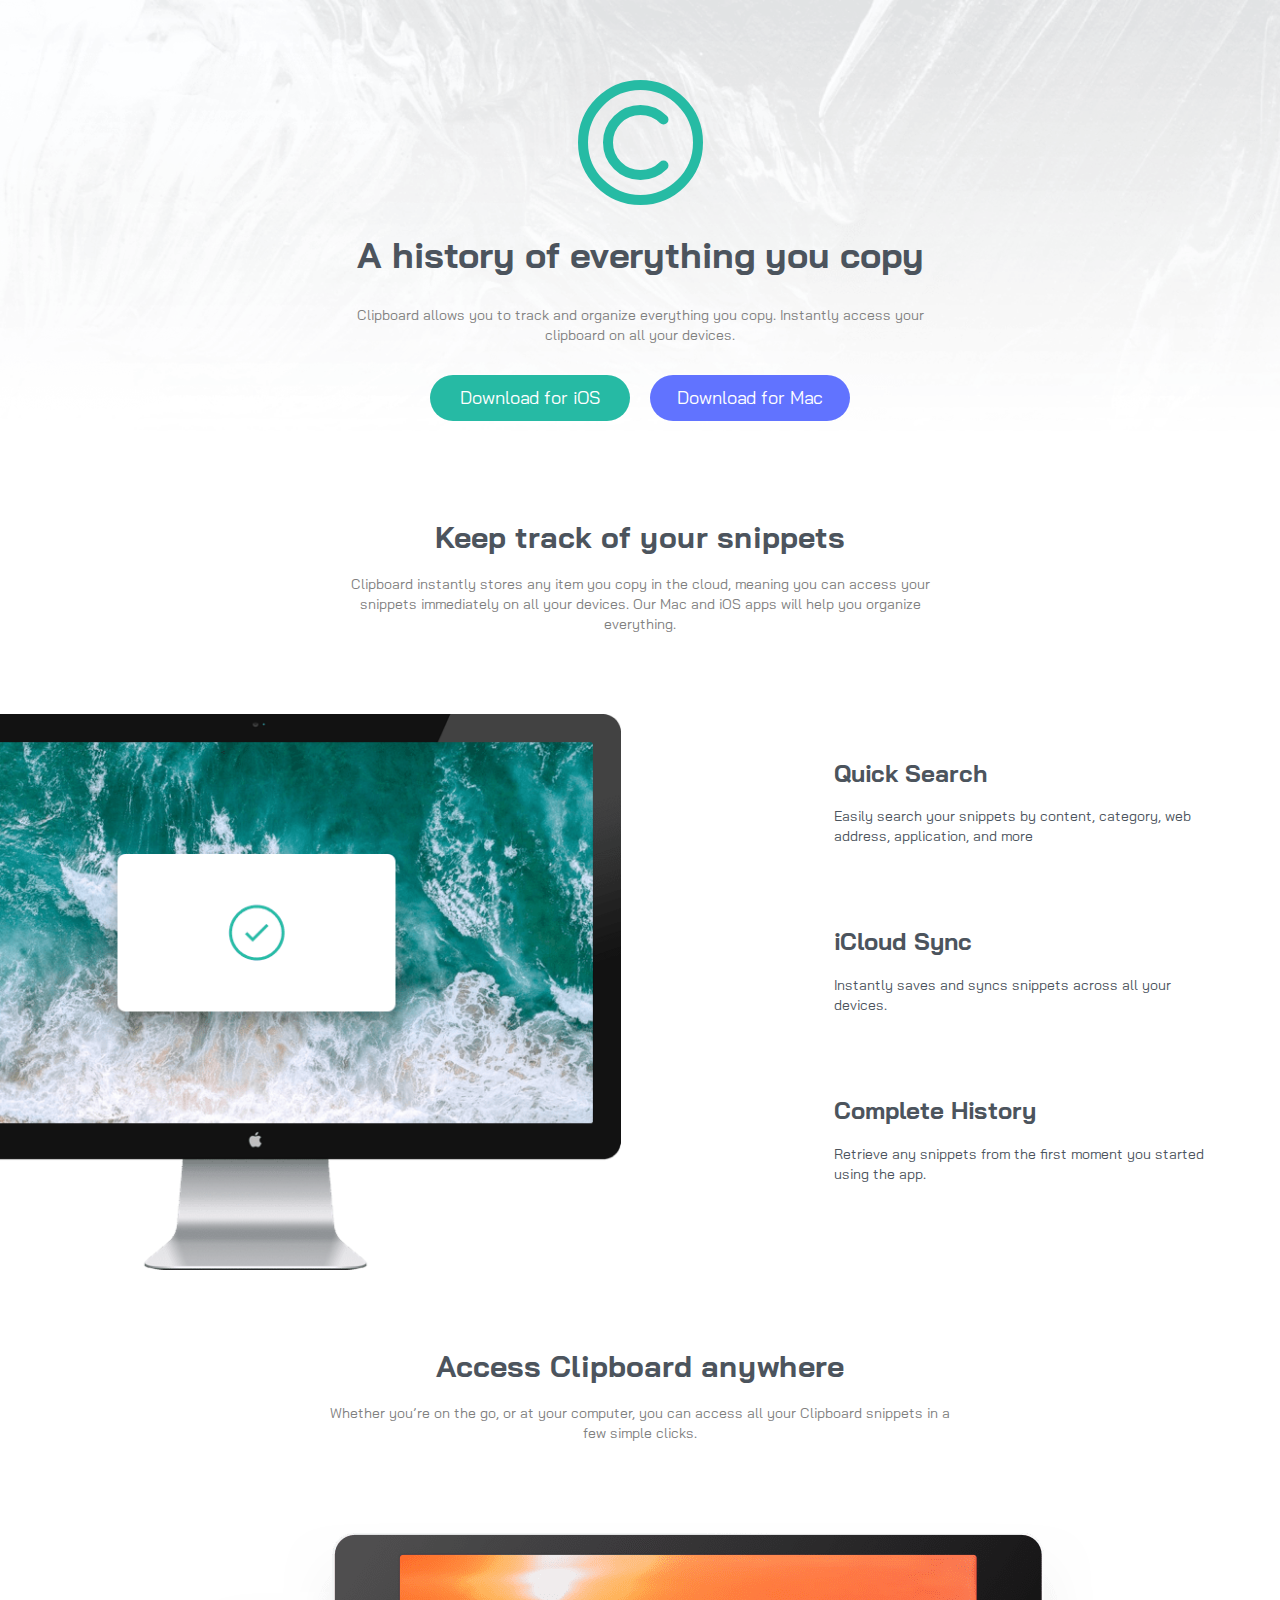
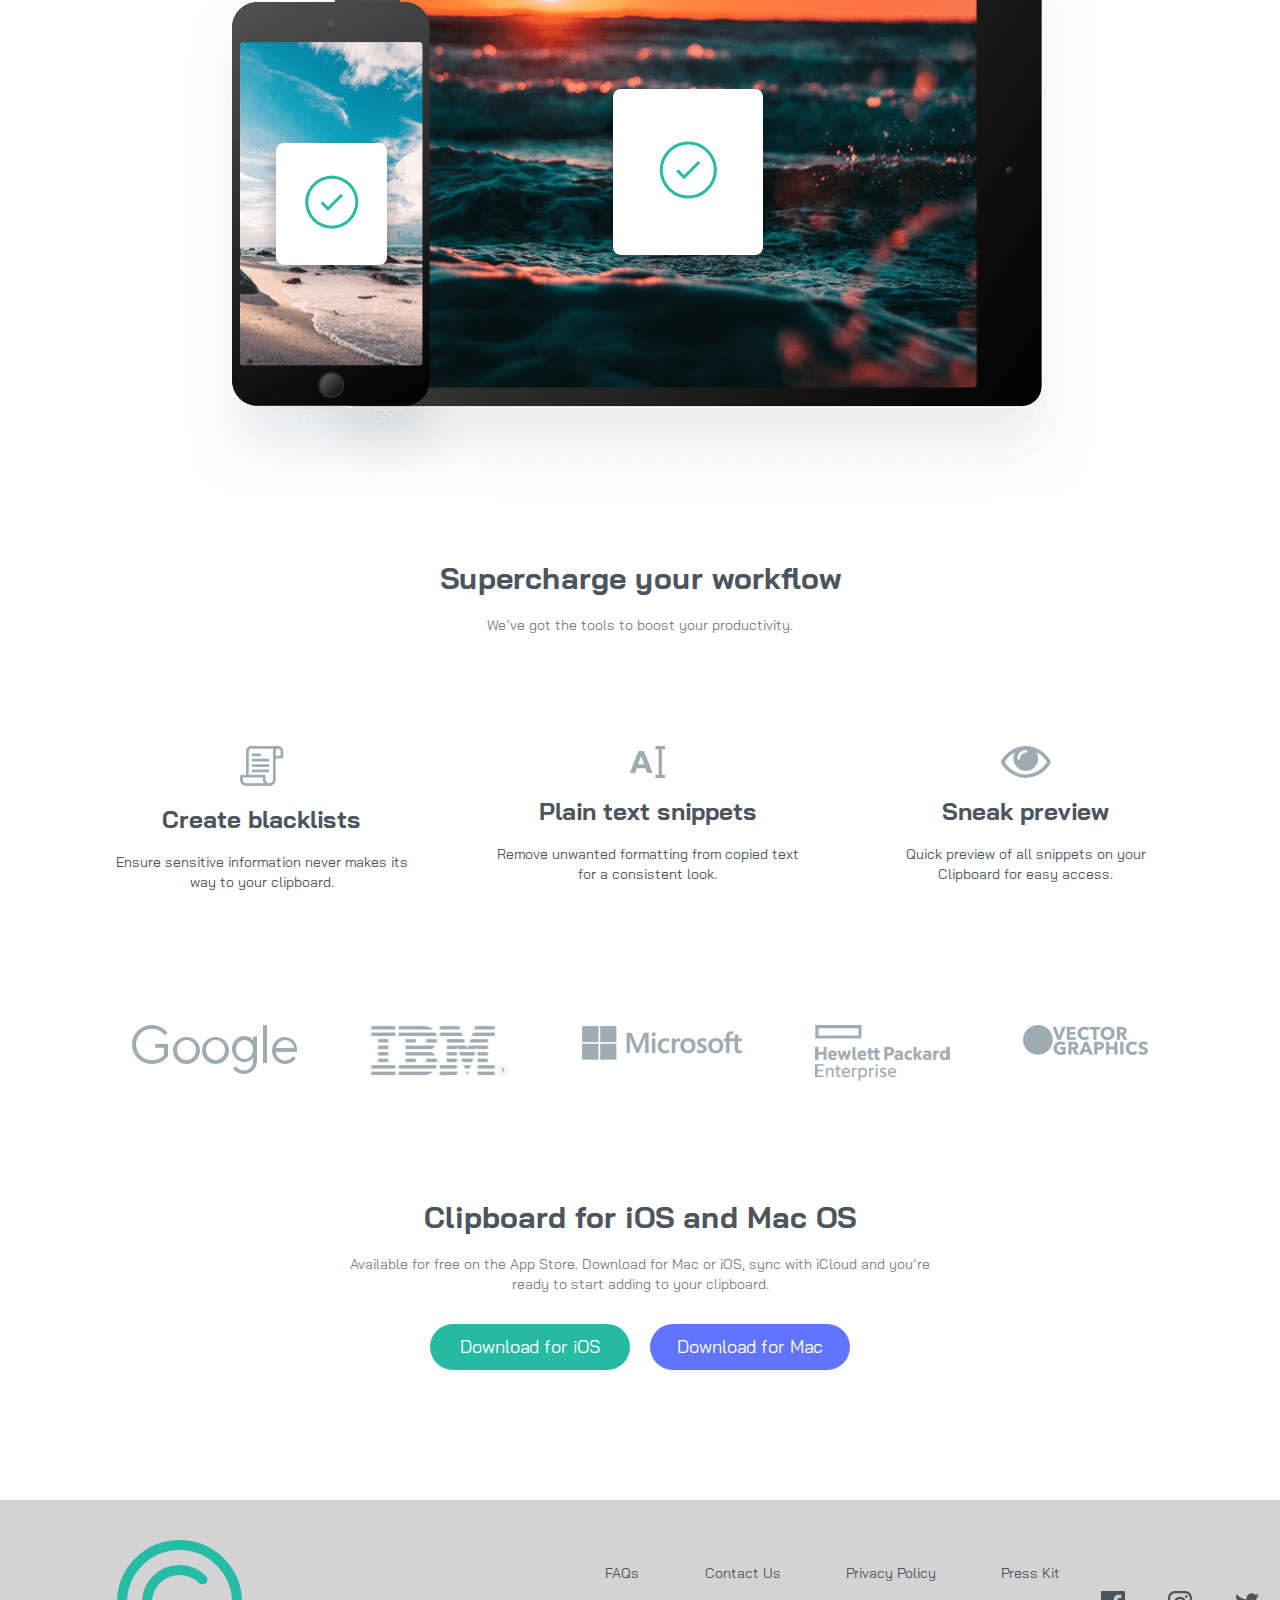
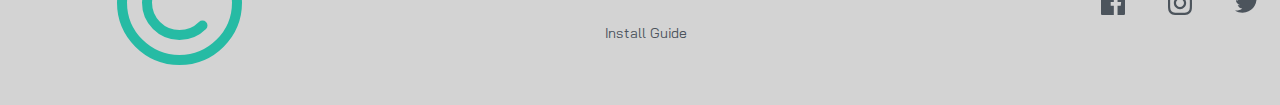
<file: clipboard-landing-page/index.html>
<!DOCTYPE html>
<html lang="en">
<head>
  <meta charset="UTF-8">
  <meta name="viewport" content="width=device-width, initial-scale=1.0"> <!-- displays site properly based on user's device -->

  <link rel="icon" type="image/png" sizes="32x32" href="./images/favicon-32x32.png">
  <link rel="stylesheet" href="https://maxcdn.bootstrapcdn.com/bootstrap/3.4.1/css/bootstrap.min.css">
  <link rel="stylesheet" type = "text/css" href = "css/styles.css" />
  <link href="https://fonts.googleapis.com/css?family=Bai+Jamjuree&display=swap" rel="stylesheet">
  <title>Frontend Mentor | Clipboard landing page</title>

  <style>
    .attribution { font-size: 11px; text-align: center; }
    .attribution a { color: hsl(228, 45%, 44%); }
  </style>
</head>
<body>
  <header class = "head">
    <div class = "logo-holders">
      <img src = "./images/logo.svg" />
    </div>
    <div class = "text-holder">
      <h1>A history of everything you copy</h1>
      <p>
        Clipboard allows you to track and organize everything you
        copy. Instantly access your clipboard on all your devices.
      </p>
    </div>
    <div class = "top-button-holder">
      <button class = "btn btn-lg ios">Download for iOS</button>
      <button class = "btn btn-lg mac">Download for Mac</button>
    </div>
  </header>
  <section class = "snippets">
    <div class = "text-holder">
      <h2>Keep track of your snippets</h2>
      <p>
        Clipboard instantly stores any item you copy in the cloud,
        meaning you can access your snippets immediately on all your
        devices. Our Mac and iOS apps will help you organize everything.
      </p>
    </div>
  </section>
  <section class = "middle">
    <div class = "img-holder image-wrapper">
      <img src = "./images/image-computer.png" id = "clip" />
    </div>
    <div class = "text-middle">
      <div class = "content">
        <h3>Quick Search</h3>
        <p>
          Easily search your snippets by content, category, web address, application, and more
        </p>
      </div>
      <div class = "content">
        <h3>iCloud Sync</h3>
        <p>
          Instantly saves and syncs snippets across all your devices.
        </p>

      </div>
      <div class = "content">
        <h3>Complete History</h3>
        <p>
          Retrieve any snippets from the first moment you started using the app.
        </p>
      </div>
    </div>
  </section>
  <section class = "access">
    <div class = "text-holder">
      <h2>Access Clipboard anywhere</h2>
      <p>
        Whether you’re on the go, or at your computer, you can access all your Clipboard
        snippets in a few simple clicks.
      </p>
    </div>
  </section>
<section class = "mobile-img">
  <div>
    <img src = "./images/image-devices.png" id = "devices"/>
  </div>

</section>

<section class = "super">
  <div class = "text-holder">
    <h2>  Supercharge your workflow</h2>
    <p>
      We’ve got the tools to boost your productivity.
    </p>
  </div>
</section>
<section class = "con">
  <div class = "container">
    <div class = "box-content">
      <img src = "./images/icon-blacklist.svg" />
      <h3>Create blacklists</h3>
      <p>
        Ensure sensitive information never makes its way to your clipboard.
      </p>
    </div>
    <div class = "box-content">
      <img src = "./images/icon-text.svg" />
      <h3>Plain text snippets</h3>
      <p>
        Remove unwanted formatting from copied text for a consistent look.
      </p>
    </div>
    <div class = "box-content">
      <img src = "./images/icon-preview.svg" />
      <h3>Sneak preview</h3>
      <p>
        Quick preview of all snippets on your Clipboard for easy access.
      </p>
    </div>
  </div>
</section>
<section class = "logo-content">
  <div class = "logo-holder">
    <div class = "logo">
      <img src = "./images/logo-google.png" />
    </div>
    <div class = "logo">
      <img src = "./images/logo-ibm.png" />
    </div>
    <div class = "logo">
      <img src = "./images/logo-microsoft.png" />
    </div>
    <div class = "logo">
      <img src = "./images/logo-hp.png" />
    </div>
    <div class = "logo">
      <img src = "./images/logo-vector-graphics.png" />
    </div>
  </div>
</section>
<section class = "bottom-area">
  <div class =  "text-holder">
    <h2>Clipboard for iOS and Mac OS</h2>
    <p>
      Available for free on the App Store. Download for Mac or iOS, sync with iCloud
      and you’re ready to start adding to your clipboard.
    </p>
  </div>
  <div class = "top-button-holder">
    <button class = "btn btn-lg ios">Download for iOS</button>
    <button class = "btn btn-lg mac">Download for Mac</button>
  </div>
</section>
<section class = "foot2">
  <div class = "foot">
    <div class = "logo-hold-bottom">
      <img src = "./images/logo.svg" id = "foot-logo" />
    </div>

    <div class = "footer-logo-holder">
      <div class = "menu-item">
        <a href = "#">FAQs</a>
        <a href = "#">Contact Us</a>
        <a href = "#">Privacy Policy</a>
        <a href = "#">Press Kit</a>
        <a href = "#">  Install Guide</a>
      </div>
    </div>
    <div class = "social-media-logo">
      <img src = "./images/icon-facebook.svg" />
      <img src = "./images/icon-instagram.svg" />
      <img src = "./images/icon-twitter.svg" />
    </div>
  </div>

</section>







  <!-- <footer>
    <p class="attribution">
      Challenge by <a href="https://www.frontendmentor.io?ref=challenge" target="_blank">Frontend Mentor</a>.
      Coded by <a href="#">Your Name Here</a>.
    </p>
  </footer> -->
</body>
</html>
</file>
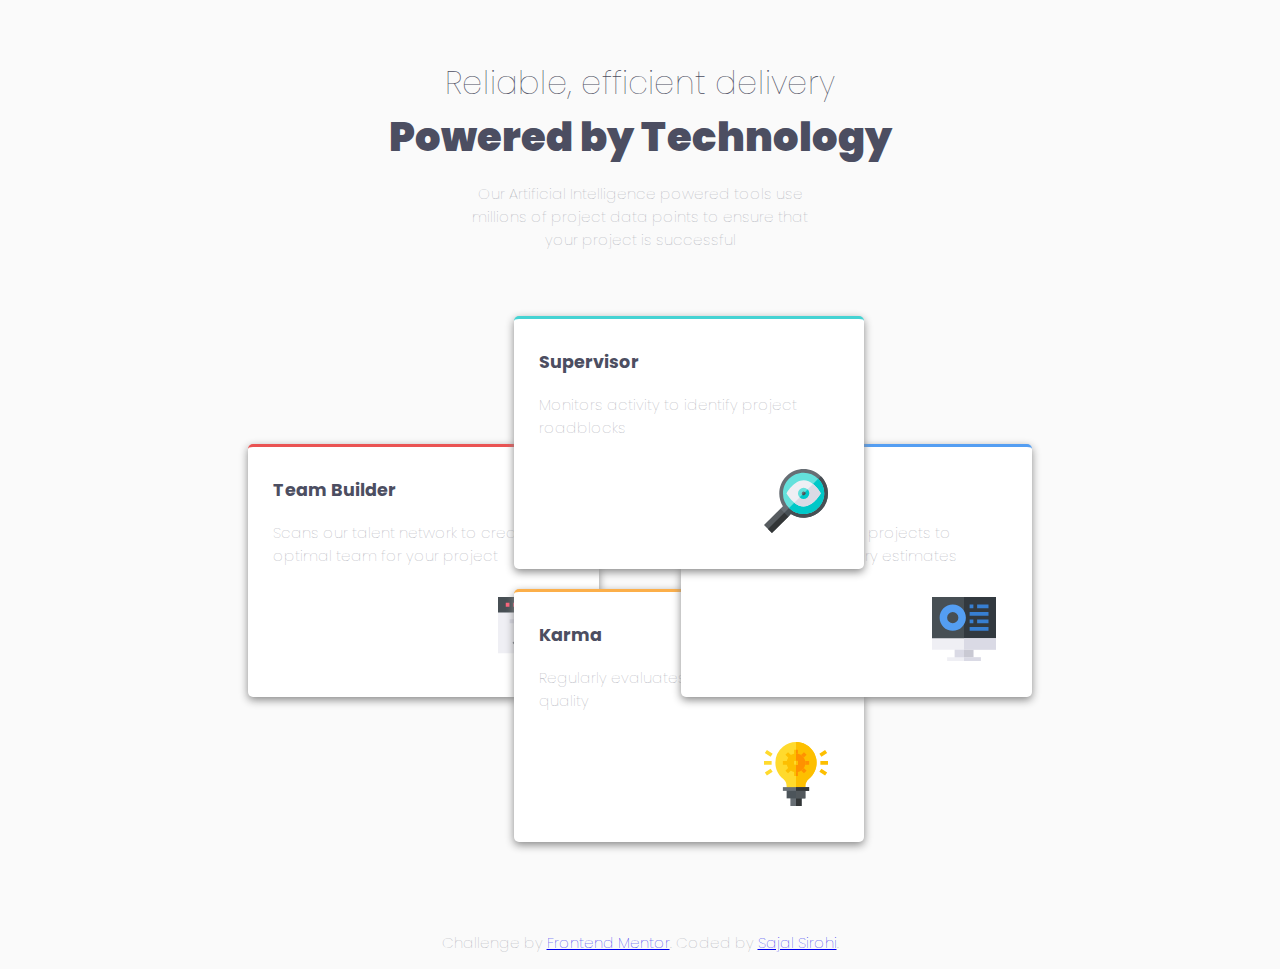
<file: four_card_section/index.html>
<!DOCTYPE html>
<html lang="en">
<head>
  <meta charset="UTF-8">
  <meta name="viewport" content="width=device-width, initial-scale=1.0"> <!-- displays site properly based on user's device -->

  <link rel="icon" type="image/png" sizes="32x32" href="/images/favicon-32x32.png">
  <link rel="stylesheet" href="css/style.css" type="text/css">
  <link href="https://fonts.googleapis.com/css?family=Poppins&display=swap" rel="stylesheet">
  <title>Project | Four card feature section</title>

  <!-- Feel free to remove these styles or customise in your own stylesheet 👍 -->
</head>
<body>
  <section class = "header">
    <h1>Reliable, efficient delivery</h1>
    <h1 class = "title-h1">Powered by Technology</h1>

    <p id = "para">Our Artificial Intelligence powered tools use millions of project data points
    to ensure that your project is successful</p>

  </section>

  <section class = "content">

  <div class = "card supervisor">
    <h3>Supervisor</h3>
    <p>Monitors activity to identify project roadblocks</p>
    <img src = "images/icon-supervisor.svg"/>
  </div>

  <div class = "card team-builder">
    <h3>Team Builder</h3>
    <p>Scans our talent network to create the optimal team for your project</p>
    <img src = "images/icon-team-builder.svg"/>
  </div>

  <div class = "card karma">
    <h3>Karma</h3>
    <p>Regularly evaluates our talent to ensure quality</p>
    <img src = "images/icon-karma.svg"/>
  </div>

  <div class = "card calculator">
    <h3>Calculator</h3>
    <p>Uses data from past projects to provide better delivery estimates</p>
    <img src = "images/icon-calculator.svg"/>
  </div>

</section>


  <footer>
    <p class="attribution">
      Challenge by <a href="https://www.frontendmentor.io?ref=challenge" target="_blank">Frontend Mentor</a>.
      Coded by <a href="#">Sajal Sirohi</a>.
    </p>
  </footer>
</body>
</html>
</file>
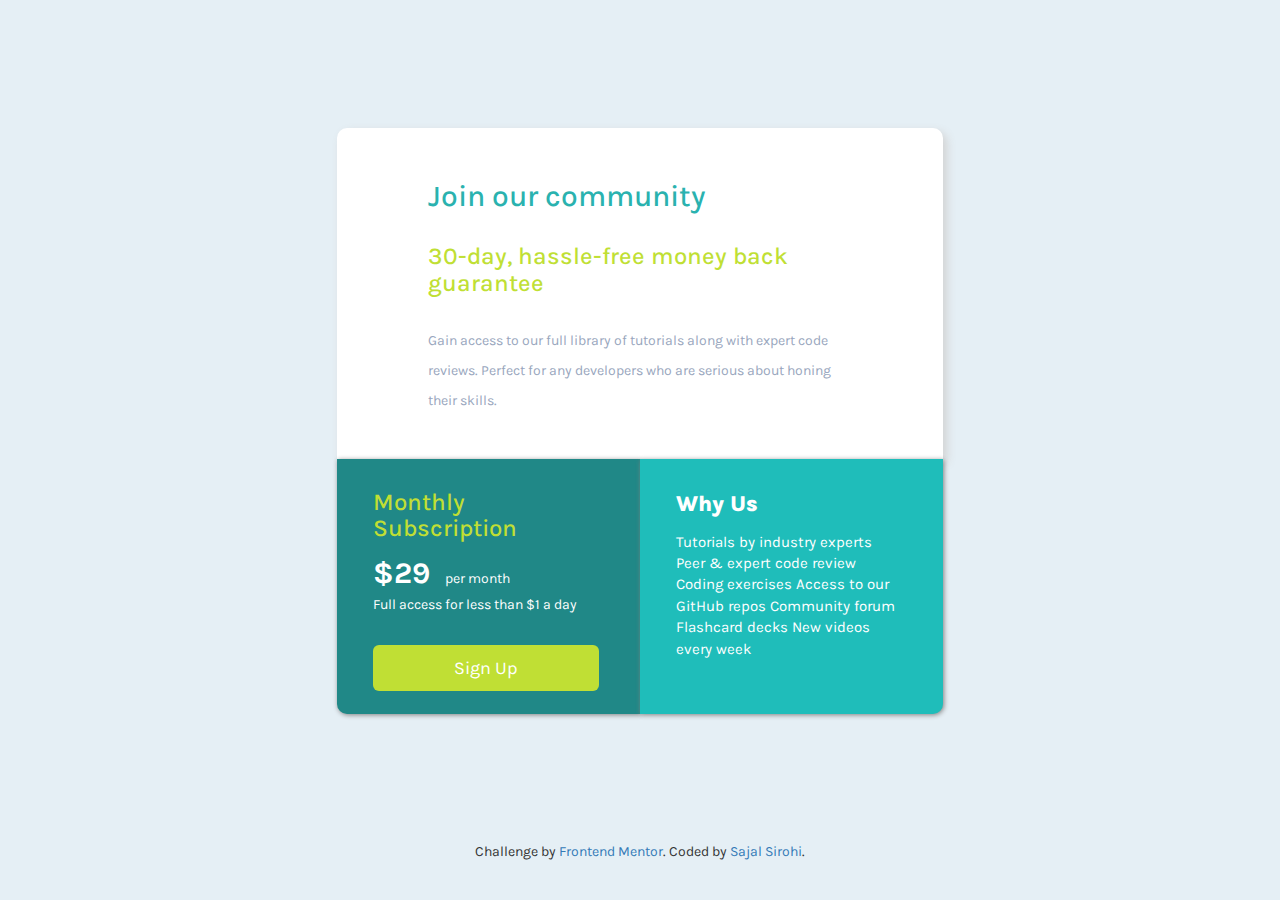
<file: single_price_component/index.html>
<!DOCTYPE html>
<html lang="en">
<head>
  <meta charset="UTF-8">
  <meta name="viewport" content="width=device-width, initial-scale=1.0"> <!-- displays site properly based on user's device -->
  <link rel="icon" type="image/png" sizes="32x32" href="./images/favicon-32x32.png">
  <link rel="stylesheet" href="https://stackpath.bootstrapcdn.com/bootstrap/3.4.1/css/bootstrap.min.css" integrity="sha384-HSMxcRTRxnN+Bdg0JdbxYKrThecOKuH5zCYotlSAcp1+c8xmyTe9GYg1l9a69psu" crossorigin="anonymous">
  <link rel="stylesheet" href="css/styles.css" type="text/css">
  <link href="https://fonts.googleapis.com/css?family=Karla&display=swap" rel="stylesheet">
  <title>Frontend Mentor | Single Price Grid Component</title>
</head>

<body>
  <div class = "content">

    <div class = "row">
      <div class = "top col-lg-12">
        <h2 id = "join-community-text">Join our community</h2>

        <h3 class = "deletethis">30-day, hassle-free money back guarantee</h3>

        <p id = "para">Gain access to our full library of tutorials along with expert code reviews.
        Perfect for any developers who are serious about honing their skills.</p>
      </div>
    </div>

       <div class = "row">
         <div class = "b col-lg-6 col-sm-12">
           <h3 id = "monthly">Monthly Subscription</h3>

           <p>
             <span class = "dollar">&dollar;29</span> per month
           </p>

           <p id = "matter">
             Full access for less than &dollar;1 a day
           </p>
           <button class = "btn btn-lg">Sign Up</button>
         </div>
         <div class = "b2 col-lg-6 col-sm-12">
           <span class = "why-us">Why Us</span>
           <p id = "bottom-text">Tutorials by industry experts
           Peer &amp; expert code review
           Coding exercises
           Access to our GitHub repos
           Community forum
           Flashcard decks
           New videos every week</p>
       </div>
     </div>
  </div>

  <footer>
    <p class="attribution">
      Challenge by <a href="https://www.frontendmentor.io?ref=challenge" target="_blank">Frontend Mentor</a>.
      Coded by <a href="#">Sajal Sirohi</a>.
    </p>
  </footer>
</body>
</html>
</file>
<file: clipboard-landing-page/css/styles.css>
body{
  font-family: 'Bai Jamjuree', sans-serif;
  color: hsl(210, 10%, 33%);
}

h1, h2, h3{
  color : hsl(210, 10%, 33%);
  font-weight: bold;
  margin-bottom: 2rem;
}

.head{
  text-align: center;
  padding-top: 8rem;
  background: url(../images/bg-header-desktop.png) no-repeat;
  background-size: cover;
}

.text-holder{
  max-width : 640px;
  margin-left: auto;
  margin-right: auto;
  color: grey;
  padding : 0 10px;
  margin-top : 3rem;
  text-align: center;
}

.text-holder h1{
  margin-bottom: 3rem;
}

.snippets{
  margin : 8rem 0;
}
.top-button-holder{
  display : flex;
  justify-content: center;
  flex-wrap: wrap;
}

.btn{
  margin: 2rem 1rem;
  border-radius: 50px;
  min-width: 200px;
}

.ios{
  background-color: hsl(171, 66%, 44%);
  color : white;
}

.mac{
  background-color: hsl(233, 100%, 69%);
  color : white;
}

.middle{
  display : flex;
}

.text-middle{
  display : flex;
  padding : 0 0 5rem 0;
  flex-direction: column;
  justify-content: space-around;
  position: relative;
  left:8%;
  margin-right: 16rem;
}

.content{
  max-width: 400px;
}

.img-holder{
  display : flex;
  align-items: center;
}

.access{
  margin : 8rem 0;
}

.mobile-img{
  text-align: center;
}

.super{
  margin : 5% 0;
}

.box-content{
  text-align: center;
}

.container{
  display : flex;
  justify-content: center;
}

.box-content{
  margin : 1% 3%;
}

.con{
  margin : 10rem 0;
}


.logo-holder{
  display : flex;
  justify-content: space-between;
  margin : 8rem 10rem;
}

.logo{
  margin : 1% 3%;
}

img{
  max-width : 100%;
  height : auto;
}

.bottom-area{
  margin : 11rem 0;
}

.foot{
  background: lightgrey;
  height : auto;
  display: flex;
  align-items: center;
  padding-top: 40px;
  padding-bottom : 40px;
}

.menu-item {
  display: flex;
  align-items: center;
  justify-content: space-between;
  height: 100%;
  flex-wrap: wrap;
}

.foot-logo{
  display: flex;
  justify-content: space-between;
}

.logo-hold-bottom{
  display : flex;
  width : 50%;
  justify-content: flex-start;
}

.menu-item a{
  color : hsl(210, 10%, 33%);
  margin : 2rem;
}

.footer-logo-holder{
  max-width : 700px;
}

.social-media-logo{
  min-width: 200px;
  display: flex;
  justify-content: space-around;
  margin: 2rem 0;
}

#clip {
  position: relative;
  left: -15%;
  width : 100%;
  height : auto;
}

#devices{
  max-width : 80%;
  height : auto;
}

#foot-logo{
  position: relative;
  left : 20%;
}

@media only screen and (max-width: 700px) {
  .top-button-holder{
    flex-direction: column;
    justify-content: center;
  }

  .btn{
    width : 55%;
    margin-left: auto;
    margin-right: auto;
  }

  .middle{
    flex-direction: column;
    justify-content: center;
  }

  #clip{
    left : 0;
    margin-left: auto;
    margin-right: auto;
    width : 70%;
  }

  .text-middle{
    display: flex;
    flex-direction: column;
    justify-content: space-between;
    text-align: center;
    margin-right: 0;
    left : 0px;
    margin-top : 40px;
  }

  .content{
    margin-right:auto;
    margin-left: auto;
  }

  .container{
    flex-direction: column;
  }

  .img-holder{
    text-align: center;
  }

  .logo-holder{
    flex-wrap: wrap;
    align-items: center;
    justify-content: center;
    margin : 2rem;
  }

  .logo img{
    width : 150%;
    height: auto;
  }

  .logo {
    margin : 5rem 3rem;
  }

  .menu-item {
    flex-direction: column;
  }

  .foot{
    flex-direction: column;
    justify-content: center;
    align-items: center;
  }

  .footer-logo-holder{
    margin-left: 0;
  }

  .logo-hold-bottom{
    justify-content: center;
  }

  #foot-logo{
    left : 0;
    width : 30%;
  }
}
</file>
<file: four_card_section/css/style.css>
body {
  background-color: rgb(250,250,250);
  font-size: 15px;
  font-family: 'Poppins';
  font-weight: 100;
  color : hsl(229, 6%, 66%);
}

h1 {
  font-weight: 100;
  color : hsl(234, 12%, 34%);
  font-size: 2rem;
  margin: 0;
}

h3 {
  color: hsl(234, 12%, 34%);
}

img {
  position: relative;
  left: 75%;
  padding-top: 15px;
}

.header{
  padding: 4% 30%;
  text-align: center;

}

.title-h1 {
  font-weight: 900;
  color : hsl(234, 12%, 34%);
  font-size: 2.5rem;
}

.card{
  background-color: white;
  padding: 1% 2%;
  margin-bottom: 20px;
  width: 300px;
  position: relative;
  border-radius: 5px;
  border-top: 3px solid;
  padding-bottom: 30px;
  box-shadow: 0px 3px 8px #888888;
}


.calculator{
  border-color: hsl(212, 86%, 64%);
  right:19%;
  top :8rem;
  position: absolute;
}

.karma{
  border-color: hsl(34, 97%, 64%);
  left:40%;
  position: absolute;
}

.team-builder{
  border-color: hsl(0, 78%, 62%);
  left:19%;
  top :8rem;
}

.supervisor{
  border-color: hsl(180, 62%, 55%);
  left:40%;
  position: absolute;
  z-index: 2;
}

.content{
  position: relative;
  height : 600px;
}

.attribution{
  text-align: center;
}

#para{
  padding: 0 15%;
}

@media only screen and (max-width: 600px) {

  .karma{
    position: relative;
    margin: auto;
  }

  .team-builder{
    position: relative;
    margin: auto;
  }

  .calculator{
    position: relative;
    margin: auto;
  }

  .supervisor{
    position: relative;
    margin: auto;
  }

}
</file>
<file: single_price_component/css/styles.css>
body{
  background-color: hsl(204, 43%, 93%);
  font-family: 'Karla';
}

h3{
  color:  hsl(71, 73%, 54%)
}

h2{
  color: hsl(179, 62%, 43%);
}

p{
  margin-bottom: 0;
}

footer{
  text-align: center;
}

.content{
  margin: 10% auto;
  border-radius: 20px;
  width: 45%;
}

.top{
  padding : 7% 15%;
  background-color: white;
  border-radius: 10px 10px 0 0px;
  box-shadow: 4px 4px 10px lightgrey;
}

.btn{
  background-color: hsl(71, 73%, 54%);
  padding : 10px 80px;
  margin-top:30px;
}

#matter{

}

.b{
  padding:5% 6%;
  background-color: hsl(179, 62%, 33%);
  border-radius: 0 0 0 10px;
  color: white;
  height: 255px;
  box-shadow: 1px 1px 5px grey;

}
.container{
  padding: 0;
  margin : 0;
}

.b2{
  padding:5% 6%;
  padding-right: 7%;
  background-color: hsl(179, 72%, 43%);
  border-radius: 0 0 10px 0px;
  padding-bottom: 7.4%;
  height: 255px;
  box-shadow: 1px 1px 5px grey;
}

.why-us{
  color: white;
  font-size: 22px;
  font-weight: 900;
}

.dollar{
  font-size: 30px;
  font-weight: 700;
  padding-right: 5%;
}

#para{
  color: hsl(218, 22%, 67%);
  line-height: 3rem;
  padding-top: 20px;
}

#join-community-text{
  margin-top: 10px;
  margin-bottom: 30px;
}

#bottom-text{
  color: white;
  font-size: 1.5rem;
  padding-top:5%;
}

#monthly{
  margin-top:0;
}

@media screen and (max-width: 1200px) {
  .content{
    margin: 10% auto;
    border-radius: 20px;
    min-width: 330px;
  }

  .b{
    padding:5% 6%;
    background-color: hsl(179, 62%, 33%);
    color: white;
    height: 245px;
    border-radius: 0;
    box-shadow: 1px 1px 5px grey;
  }

  .b2{
    padding:5% 6%;
    background-color: hsl(179, 72%, 43%);
    border-radius: 0 0 10px 10px;
    padding-bottom: 7.4%;
    height: 245px;
    box-shadow: 1px 1px 5px grey;
  }
}
</file>
